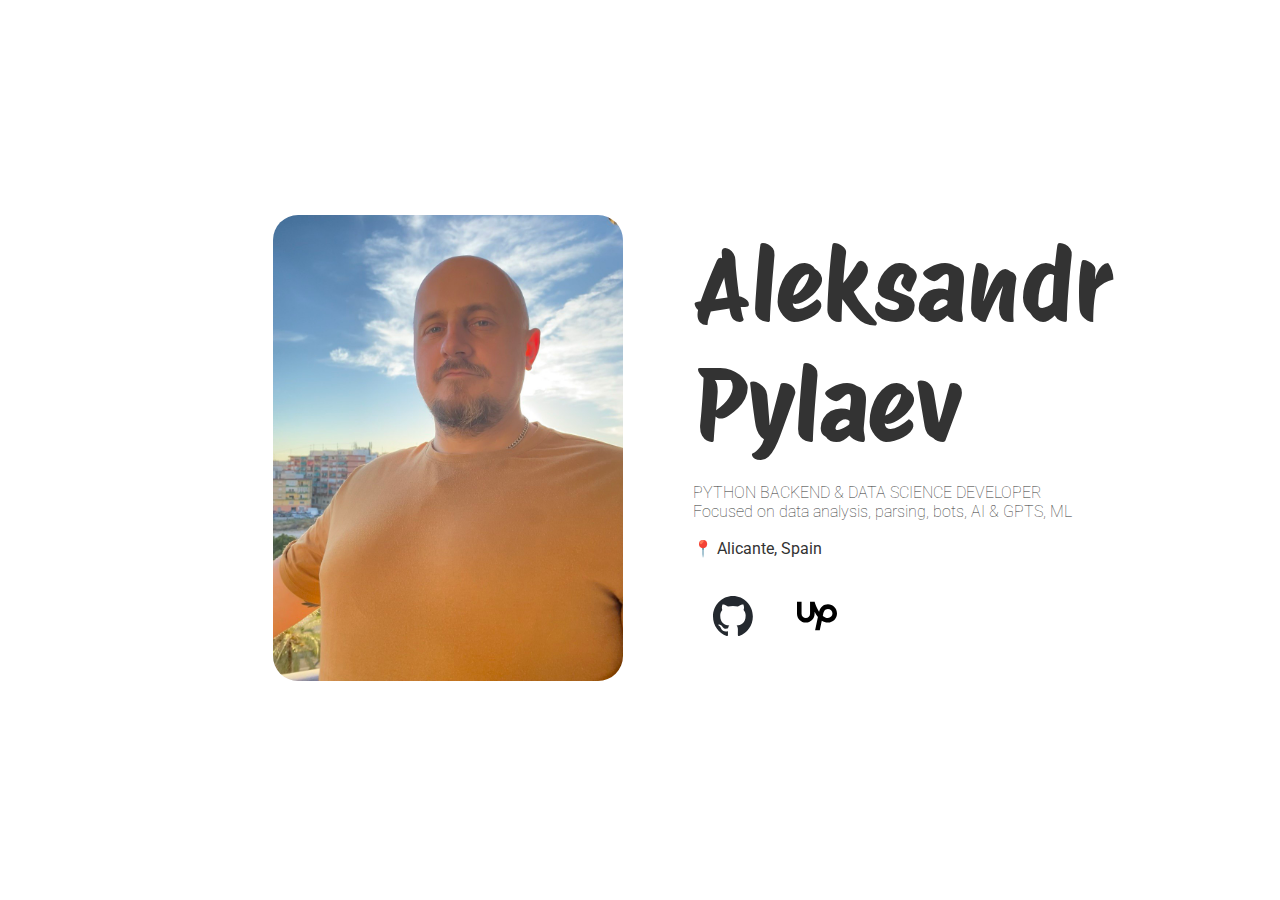
<file: index.html>
<!DOCTYPE html>
<html lang="en">

<head>
    <meta charset="UTF-8">
    <meta name="viewport" content="width=device-width, initial-scale=1.0">
    <title>Aleksandr Pylaev | Developer</title>
    <link rel="icon" href="cv.ico" type="image/ico">
    <link rel="preconnect" href="https://fonts.googleapis.com">
    <link rel="preconnect" href="https://fonts.gstatic.com" crossorigin>
    <link href="https://fonts.googleapis.com/css2?family=Protest+Riot&display=swap" rel="stylesheet">
    <link
        href="https://fonts.googleapis.com/css2?family=Roboto:ital,wght@0,100;0,300;0,400;0,500;0,700;0,900;1,100;1,300;1,400;1,500;1,700;1,900&display=swap"
        rel="stylesheet">
    <link rel="stylesheet" href="styles.css">
</head>

<body class="flex-container">
    <span class="image-box">
        <img src="avatar.jpg" alt="Aleksandr Pylaev">
    </span>
    <span class="text-column">
        <h1>Aleksandr Pylaev</h1>
        </br>
        <h4>PYTHON BACKEND & DATA SCIENCE DEVELOPER </h4>
        <h4>Focused on data analysis, parsing, bots, AI & GPTS, ML </h4>
        </br>
        <h4><strong>📍 Alicante, Spain </strong></h4>
        </br>
        <div class="icon-box">
            <a href="https://github.com/aleksandr88p" target="_blank"><img src="github.svg" alt="GitHub"
                    class="icon"></a>
            <a href="https://www.upwork.com/freelancers/~0159d7ae0a20b47700" target="_blank"><img src="upwork.svg"
                    alt="Upwork" class="icon"></a>
        </div>
    </span>
</body>

</html>
</file>
<file: styles.css>
body {
    font-family: Arial, sans-serif;
    margin: 0;
    padding: 0;
    box-sizing: border-box;
    background-color: #fff;
    color: #333;
}

h1,
h4 {
    margin: 0px;
    padding: 0px;
}

h1 {
    font-family: "Protest Riot", sans-serif;
    font-weight: 400;
    font-style: normal;
    font-size: 100px;
}

h4 {
    font-family: "Roboto", sans-serif;
    font-weight: 100;
    font-style: normal;
}

header {
    text-align: center;
    padding: 10px;
}

button {
    background: none;
    border: none;
    color: #fff;
    cursor: pointer;
}

section {
    text-align: center;
    margin: 20px;
}

img {
    max-width: 350px;
    margin: 70px;
    height: auto;
    border-radius: 25px;
}

footer {
    text-align: center;
    padding: 10px;
}

.flex-container {
    display: flex;
    justify-content: center;
    align-items: center;
    flex-wrap: wrap;
    height: 100vh;
}

.text-column {
    width: 30%;
    /* Adjust as needed */
    text-align: left;
}

.icon-box {
    height: 100px;
}

.icon {
    width: 40px;
    border: none;
    margin: 20px;
    border-radius: 5px;
}

.icon:hover {
    width: 45px;
    transition: 0.2s ease-in-out;
}

@media (max-width: 800px) {
    .flex-container {
        display: contents;
        justify-content: center;
        align-items: center;
        flex-wrap: nowrap;
    }

    .text-column {
        text-align: center;
    }

    h1 {
        font-size: 70px;
    }
}
</file>
